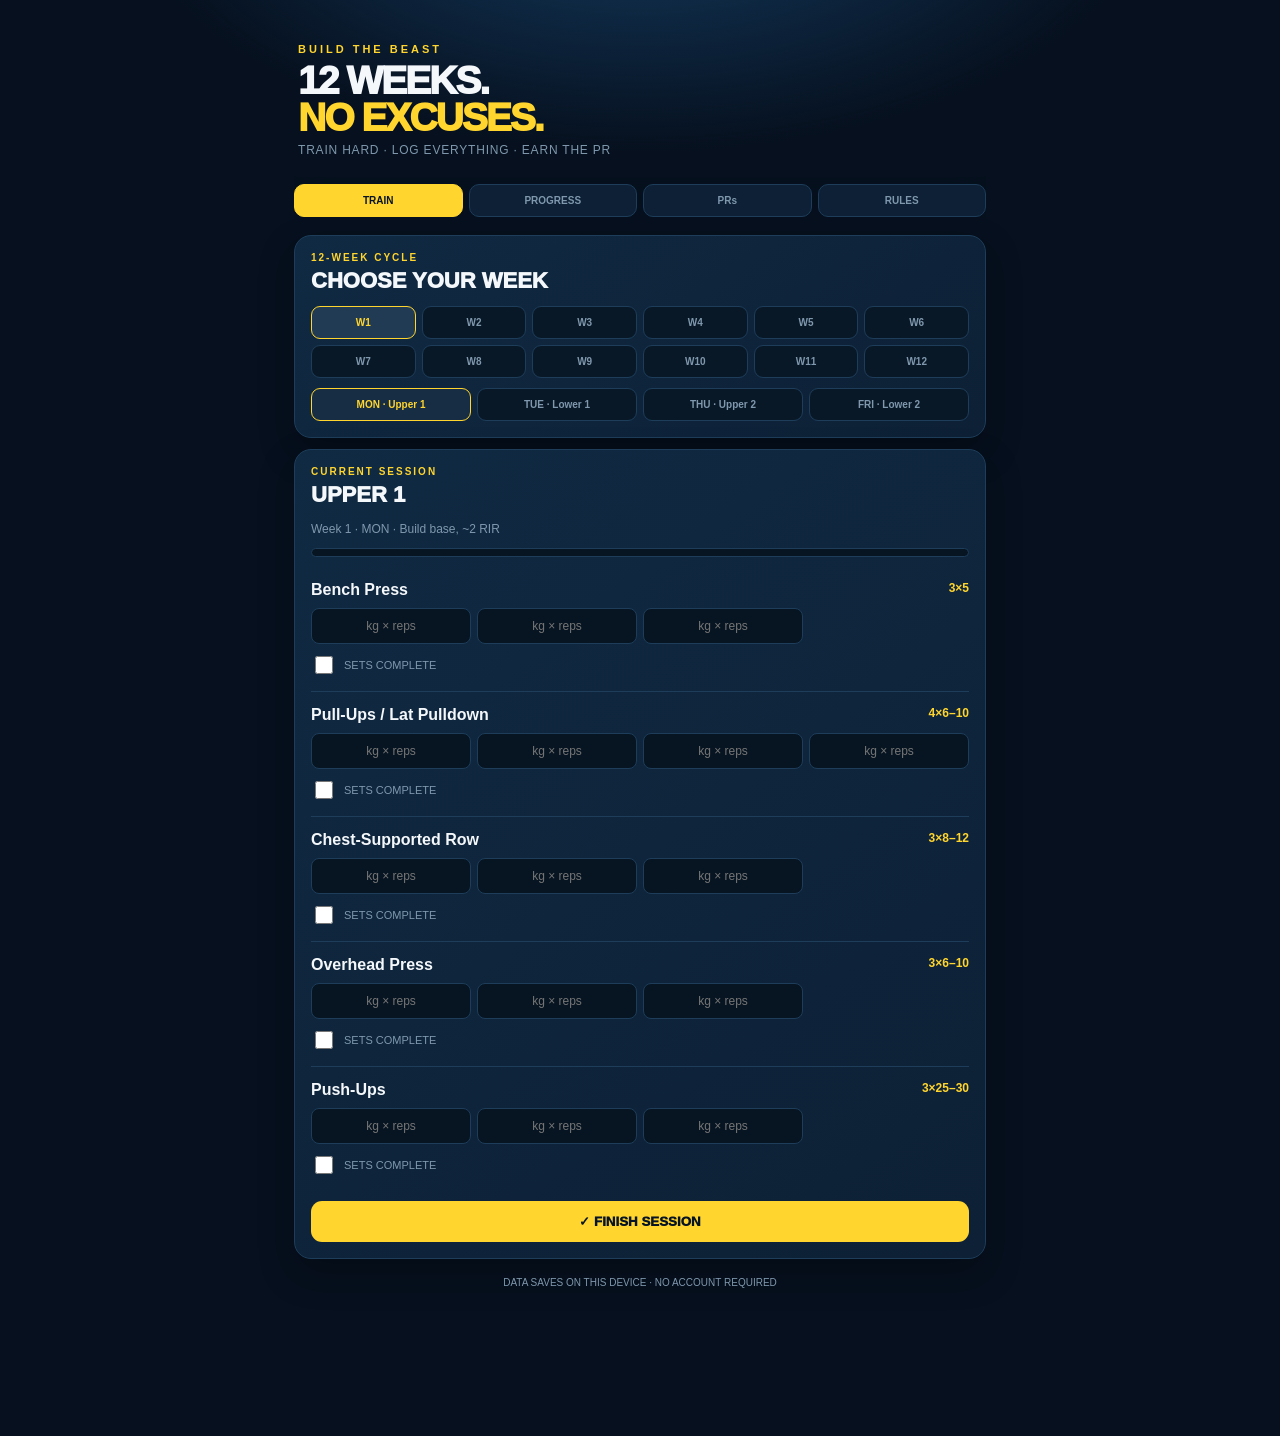
<file: beast/index.html>
<!doctype html>
<html lang="en">
<head>
<meta charset="utf-8">
<meta name="viewport" content="width=device-width,initial-scale=1,viewport-fit=cover">
<meta name="theme-color" content="#071426">
<meta name="apple-mobile-web-app-capable" content="yes">
<meta name="apple-mobile-web-app-status-bar-style" content="black-translucent">
<meta name="apple-mobile-web-app-title" content="BEAST">
<link rel="manifest" href="manifest.webmanifest">
<link rel="icon" href="icon.svg">
<link rel="apple-touch-icon" href="icon.svg">
<title>BUILD THE BEAST</title>
<style>
:root{--bg:#06101e;--card:#0d2035;--card2:#102a43;--line:#1d3d5a;--text:#f5f8fb;--muted:#7f98ad;--yellow:#ffd52e;--yellow2:#ffbf00;--green:#55d6a0}
*{box-sizing:border-box}html{background:var(--bg)}body{margin:0;background:radial-gradient(800px 420px at 50% -120px,#153d63 0,transparent 65%),var(--bg);color:var(--text);font-family:-apple-system,BlinkMacSystemFont,"SF Pro Display","Helvetica Neue",Arial,sans-serif;padding-bottom:88px}.wrap{max-width:720px;margin:auto;padding:18px 14px 60px}
header{padding:25px 4px 20px}.brand{font-size:11px;letter-spacing:3px;color:var(--yellow);font-weight:900}.title{font-size:39px;line-height:.95;font-weight:950;letter-spacing:-2px;margin:7px 0}.sub{font-size:12px;color:var(--muted);letter-spacing:.8px}
nav{display:grid;grid-template-columns:repeat(4,1fr);gap:6px;position:sticky;top:0;z-index:10;background:#06101eeF;padding:7px 0;backdrop-filter:blur(16px)}nav button{border:1px solid var(--line);background:var(--card);color:var(--muted);border-radius:10px;padding:10px 5px;font-size:10px;font-weight:900}nav button.active{background:var(--yellow);color:#071426;border-color:var(--yellow)}
.view{display:none}.view.active{display:block}.card{background:linear-gradient(145deg,var(--card2),var(--card));border:1px solid var(--line);border-radius:17px;padding:16px;margin:11px 0;box-shadow:0 15px 35px #0004}.eyebrow{color:var(--yellow);font-size:10px;font-weight:900;letter-spacing:2px}.h2{font-size:22px;font-weight:950;margin:5px 0 12px}.muted{color:var(--muted);font-size:12px;line-height:1.5}
.weeks{display:grid;grid-template-columns:repeat(6,1fr);gap:6px}.week{padding:10px 5px;text-align:center;border:1px solid var(--line);background:#091827;border-radius:9px;color:var(--muted);font-size:10px;font-weight:900}.week.active{background:#213b55;color:var(--yellow);border-color:var(--yellow)}.week.complete{box-shadow:inset 0 -3px var(--green)}
.days{display:grid;grid-template-columns:repeat(4,1fr);gap:6px;margin-top:10px}.day{padding:10px 4px;border:1px solid var(--line);background:#091827;border-radius:9px;color:var(--muted);font-size:10px;font-weight:900}.day.active{border-color:var(--yellow);color:var(--yellow);background:#172d43}
.progress{height:9px;background:#071522;border-radius:20px;overflow:hidden;border:1px solid var(--line);margin:10px 0}.progress i{display:block;height:100%;background:linear-gradient(90deg,var(--yellow2),var(--yellow));width:0}
.exercise{padding:14px 0;border-top:1px solid var(--line)}.exercise:first-child{border-top:0}.ex-top{display:flex;justify-content:space-between;gap:10px}.ex-name{font-size:16px;font-weight:900}.target{color:var(--yellow);font-size:12px;font-weight:900;white-space:nowrap}.inputs{display:grid;grid-template-columns:repeat(4,1fr);gap:6px;margin-top:9px}.inputs input{width:100%;background:#071522;border:1px solid var(--line);color:#fff;border-radius:8px;padding:10px 5px;text-align:center;font-size:12px}.check{display:flex;align-items:center;gap:8px;margin-top:9px;color:var(--muted);font-size:11px}.check input{accent-color:var(--yellow);width:18px;height:18px}
.btn{width:100%;border:0;background:var(--yellow);color:#071426;border-radius:11px;padding:13px;font-weight:950;margin-top:10px}.btn.secondary{background:#10253a;color:#fff;border:1px solid var(--line)}
.stats{display:grid;grid-template-columns:repeat(3,1fr);gap:7px}.stat{background:#091827;border:1px solid var(--line);border-radius:12px;padding:12px}.stat b{font-size:22px;color:var(--yellow);display:block}.stat span{font-size:9px;color:var(--muted);text-transform:uppercase;letter-spacing:.7px}
.prgrid{display:grid;grid-template-columns:1fr 1fr;gap:8px}.prbox{background:#091827;border:1px solid var(--line);border-radius:12px;padding:13px}.prbox b{font-size:25px;color:var(--yellow);display:block}.prbox span{font-size:10px;color:var(--muted)}.history{display:flex;justify-content:space-between;align-items:center;padding:12px 0;border-top:1px solid var(--line);font-size:12px}.tag{padding:5px 7px;border-radius:99px;background:#173247;color:var(--yellow);font-size:9px;font-weight:900}.bottom-note{font-size:10px;color:var(--muted);text-align:center;margin-top:18px}
@media(max-width:430px){.weeks{grid-template-columns:repeat(4,1fr)}.days{grid-template-columns:repeat(2,1fr)}.inputs{grid-template-columns:repeat(2,1fr)}.title{font-size:35px}}
</style>
</head>
<body><div class="wrap">
<header><div class="brand">BUILD THE BEAST</div><div class="title">12 WEEKS.<br><span style="color:var(--yellow)">NO EXCUSES.</span></div><div class="sub">TRAIN HARD · LOG EVERYTHING · EARN THE PR</div></header>
<nav><button class="active" onclick="show('training',this)">TRAIN</button><button onclick="show('progress',this)">PROGRESS</button><button onclick="show('prs',this)">PRs</button><button onclick="show('rules',this)">RULES</button></nav>
<section id="training" class="view active"><div class="card"><div class="eyebrow">12-WEEK CYCLE</div><div class="h2">CHOOSE YOUR WEEK</div><div class="weeks" id="weeks"></div><div class="days" id="days"></div></div>
<div class="card"><div class="eyebrow">CURRENT SESSION</div><div class="h2" id="sessionTitle">UPPER 1</div><div class="muted" id="sessionNote"></div><div class="progress"><i id="sessionBar"></i></div><div id="exercises"></div><button class="btn" onclick="finishSession()">✓ FINISH SESSION</button></div></section>
<section id="progress" class="view"><div class="card"><div class="eyebrow">THE SCOREBOARD</div><div class="h2">12-WEEK PROGRESS</div><div class="stats" id="stats"></div><div class="progress"><i id="overallBar"></i></div><p class="muted" id="overallText"></p></div><div class="card"><div class="eyebrow">SESSION HISTORY</div><div id="history"></div></div></section>
<section id="prs" class="view"><div class="card"><div class="eyebrow">PR BOARD</div><div class="h2">BEAT YOURSELF</div><p class="muted">Set your starting numbers. Everything saves locally on this phone.</p><div class="prgrid" id="prGrid"></div><button class="btn secondary" onclick="resetPRs()">RESET PR BOARD</button></div><div class="card"><div class="eyebrow">PUSH-UP MISSION</div><div class="h2">50 → 60+</div><p class="muted">Current max: 50. Week 12 target: 60+. Stretch: 70.</p><div class="stats"><div class="stat"><b>50</b><span>START</span></div><div class="stat"><b>60+</b><span>TARGET</span></div><div class="stat"><b>70</b><span>STRETCH</span></div></div></div></section>
<section id="rules" class="view"><div class="card"><div class="eyebrow">NON-NEGOTIABLES</div><div class="h2">THE RULES</div><p><b>1. Bench + Squat: 3×5.</b><br><span class="muted">Complete all reps cleanly, then add 2.5 kg.</span></p><p><b>2. Deadlift: 3×5.</b><br><span class="muted">Complete all reps cleanly, then add 5 kg.</span></p><p><b>3. Miss the target?</b><br><span class="muted">Repeat the same weight. Earn the increase.</span></p><p><b>4. RIR.</b><br><span class="muted">W1–4: ~2 RIR. W5–8: 1–2 RIR. W9–11: ~1 RIR. W12: deload + PR test.</span></p><p><b>5. Log every working set.</b><br><span class="muted">The logbook is the scoreboard.</span></p><p><b>6. Push-up PR.</b><br><span class="muted">50 now. 60+ realistic. 70 stretch.</span></p></div></section>
<div class="bottom-note">DATA SAVES ON THIS DEVICE · NO ACCOUNT REQUIRED</div></div>
<script>
const PROGRAM={"Upper 1":[["Bench Press","3×5",3],["Pull-Ups / Lat Pulldown","4×6–10",4],["Chest-Supported Row","3×8–12",3],["Overhead Press","3×6–10",3],["Push-Ups","3×25–30",3]],"Lower 1":[["Back Squat","3×5",3],["Romanian Deadlift","3×6–10",3],["Leg Press","3×8–12",3],["Leg Curl","3×10–15",3],["Calf Raise","4×8–15",4]],"Upper 2":[["Incline Bench Press","3×6–10",3],["Pull-Ups / Lat Pulldown","4×6–10",4],["Cable Row","3×8–12",3],["Lateral Raise","3×12–20",3],["Push-Ups","3×25–30",3]],"Lower 2":[["Deadlift","3×5",3],["Hack Squat / Front Squat","3×6–10",3],["Bulgarian Split Squat","3×8–12",3],["Leg Curl","3×10–15",3],["Calf Raise","4×8–15",4]]};
const DAYS=["Upper 1","Lower 1","Upper 2","Lower 2"],SCHEDULE=["MON","TUE","THU","FRI"];
let db=JSON.parse(localStorage.getItem("beastDB")||"{}");db.week=db.week||1;db.day=db.day||"Upper 1";db.logs=db.logs||{};db.sessions=db.sessions||{};db.prs=db.prs||{};
const save=()=>localStorage.setItem("beastDB",JSON.stringify(db)),id=(w,d,e,s)=>w+"|"+d+"|"+e+"|"+s;
function show(name,btn){document.querySelectorAll(".view").forEach(v=>v.classList.remove("active"));document.getElementById(name).classList.add("active");document.querySelectorAll("nav button").forEach(b=>b.classList.remove("active"));btn.classList.add("active");if(name==="progress")renderProgress();if(name==="prs")renderPRs()}
function renderWeeks(){document.getElementById("weeks").innerHTML=Array.from({length:12},(_,i)=>{let w=i+1,done=DAYS.every(d=>db.sessions[w+"|"+d]);return '<button class="week '+(db.week===w?'active ':'')+(done?'complete':'')+'" onclick="db.week='+w+';save();renderAll()">'+(done?'✓ ':'')+'W'+w+'</button>'}).join("");document.getElementById("days").innerHTML=DAYS.map((d,i)=>'<button class="day '+(db.day===d?'active':'')+'" onclick="db.day=\''+d+'\';save();renderAll()">'+SCHEDULE[i]+' · '+d+'</button>').join("")}
function renderWorkout(){let exs=PROGRAM[db.day],w=db.week;document.getElementById("sessionTitle").textContent=db.day.toUpperCase();document.getElementById("sessionNote").textContent="Week "+w+" · "+SCHEDULE[DAYS.indexOf(db.day)]+" · "+(w<=4?"Build base, ~2 RIR":w<=8?"Push load, ~1–2 RIR":w<=11?"Heavy progression, ~1 RIR":"Deload / PR test");document.getElementById("exercises").innerHTML=exs.map(([e,t,n])=>{let vals=Array.from({length:n},(_,s)=>db.logs[id(w,db.day,e,s)]||""),done=db.logs[id(w,db.day,e,"done")];return '<div class="exercise"><div class="ex-top"><div class="ex-name">'+e+'</div><div class="target">'+t+'</div></div><div class="inputs">'+vals.map((v,s)=>'<input placeholder="kg × reps" value="'+v+'" onchange="db.logs[\''+id(w,db.day,e,s)+'\']=this.value;save();updateSessionBar()">').join("")+'</div><label class="check"><input type="checkbox" '+(done?'checked':'')+' onchange="db.logs[\''+id(w,db.day,e,"done")+'\']=this.checked;save();updateSessionBar()"> SETS COMPLETE</label></div>'}).join("");updateSessionBar()}
function updateSessionBar(){let exs=PROGRAM[db.day],done=exs.filter(([e])=>db.logs[id(db.week,db.day,e,"done")]).length;document.getElementById("sessionBar").style.width=(done/exs.length*100)+"%"}
function finishSession(){let exs=PROGRAM[db.day];if(!exs.every(([e])=>db.logs[id(db.week,db.day,e,"done")])&&!confirm("Some exercises are not marked complete. Finish anyway?"))return;db.sessions[db.week+"|"+db.day]=new Date().toISOString();save();renderAll();alert("SESSION LOGGED. Next target: beat the log.")}
function renderProgress(){let total=48,done=Object.keys(db.sessions).length,pct=Math.round(done/total*100);document.getElementById("stats").innerHTML='<div class="stat"><b>'+done+'</b><span>Sessions</span></div><div class="stat"><b>'+pct+'%</b><span>Complete</span></div><div class="stat"><b>'+Math.floor(done/4)+'/12</b><span>Weeks</span></div>';document.getElementById("overallBar").style.width=pct+"%";document.getElementById("overallText").textContent=done+" of 48 sessions logged. "+(total-done)+" sessions remain.";let rows=Object.entries(db.sessions).sort((a,b)=>b[1].localeCompare(a[1])).slice(0,12);document.getElementById("history").innerHTML=rows.length?rows.map(([k])=>{let [w,d]=k.split("|");return '<div class="history"><span>Week '+w+' · '+d+'</span><span class="tag">DONE</span></div>'}).join(""):'<p class="muted">No completed sessions yet.</p>'}
function renderPRs(){let names=["Bench Press","Back Squat","Deadlift","Push-Up Max"];document.getElementById("prGrid").innerHTML=names.map(n=>'<div class="prbox"><span>'+n+'</span><b>'+(db.prs[n]||"—")+'</b><input style="width:100%;margin-top:8px;background:#071522;border:1px solid var(--line);color:white;border-radius:8px;padding:9px" inputmode="decimal" placeholder="'+(n==="Push-Up Max"?"50":"kg")+'" value="'+(db.prs[n]||"")+'" onchange="setPR(\''+n+'\',this.value)"></div>').join("")}
function setPR(n,v){db.prs[n]=v;save();renderPRs()}function resetPRs(){if(confirm("Reset your PR board?")){db.prs={};save();renderPRs()}}function renderAll(){renderWeeks();renderWorkout()}renderAll();if("serviceWorker"in navigator)navigator.serviceWorker.register("sw.js").catch(()=>{});
</script></body></html>
</file>
